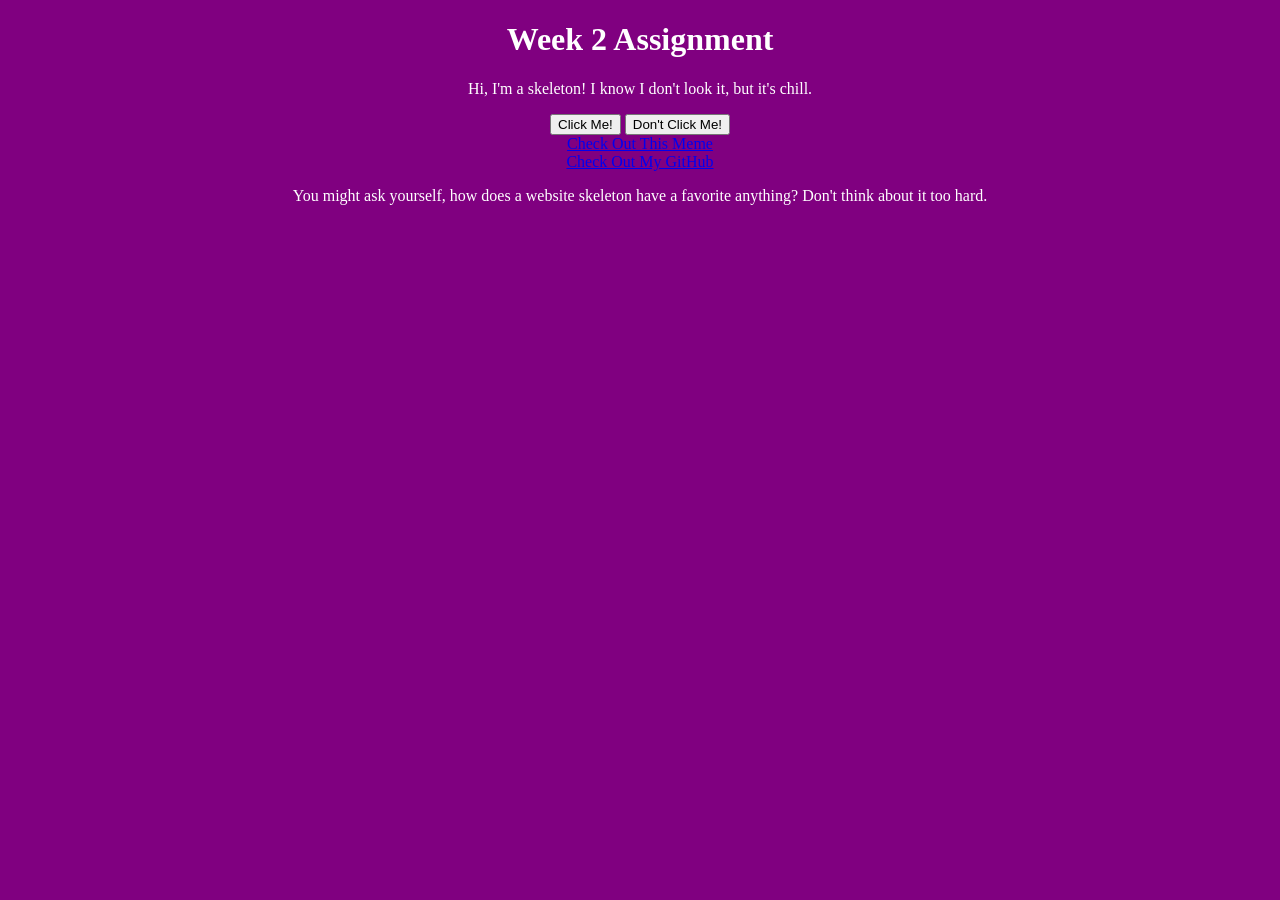
<file: Week2/index.html>
<!DOCTYPE html>
<html lang="en">
<head>
    <meta charset="UTF-8">
    <title>Week 2 Assignment</title>
</head>

<body style="background-color: purple; color: white; text-align: center;">

    <h1>Week 2 Assignment</h1>

    <p>Hi, I'm a skeleton! I know I don't look it, but it's chill.</p>

    <!-- Parent Element 1 (Class) -->
    <section class="button-group">
        <button id="btn1" onclick="alert('Nice 😎')">Click Me!</button>
        <button id="btn2" onclick="alert('Why would you click that...')">Don't Click Me!</button>
    </section>

    <!-- Parent Element 2 (Class) -->
    <div class="link-group">
        <a id="link1" href="https://www.youtube.com/watch?v=rb8z2BMrd60">
            Check Out This Meme
        </a>
        <br>
        <a id="link2" href="https://github.com/Cgivanov/cgivanov.github.io">
            Check Out My GitHub
        </a>
    </div>

    <p>
        You might ask yourself, how does a website skeleton have a favorite anything?
        Don't think about it too hard.
    </p>

</body>
</html>
</file>
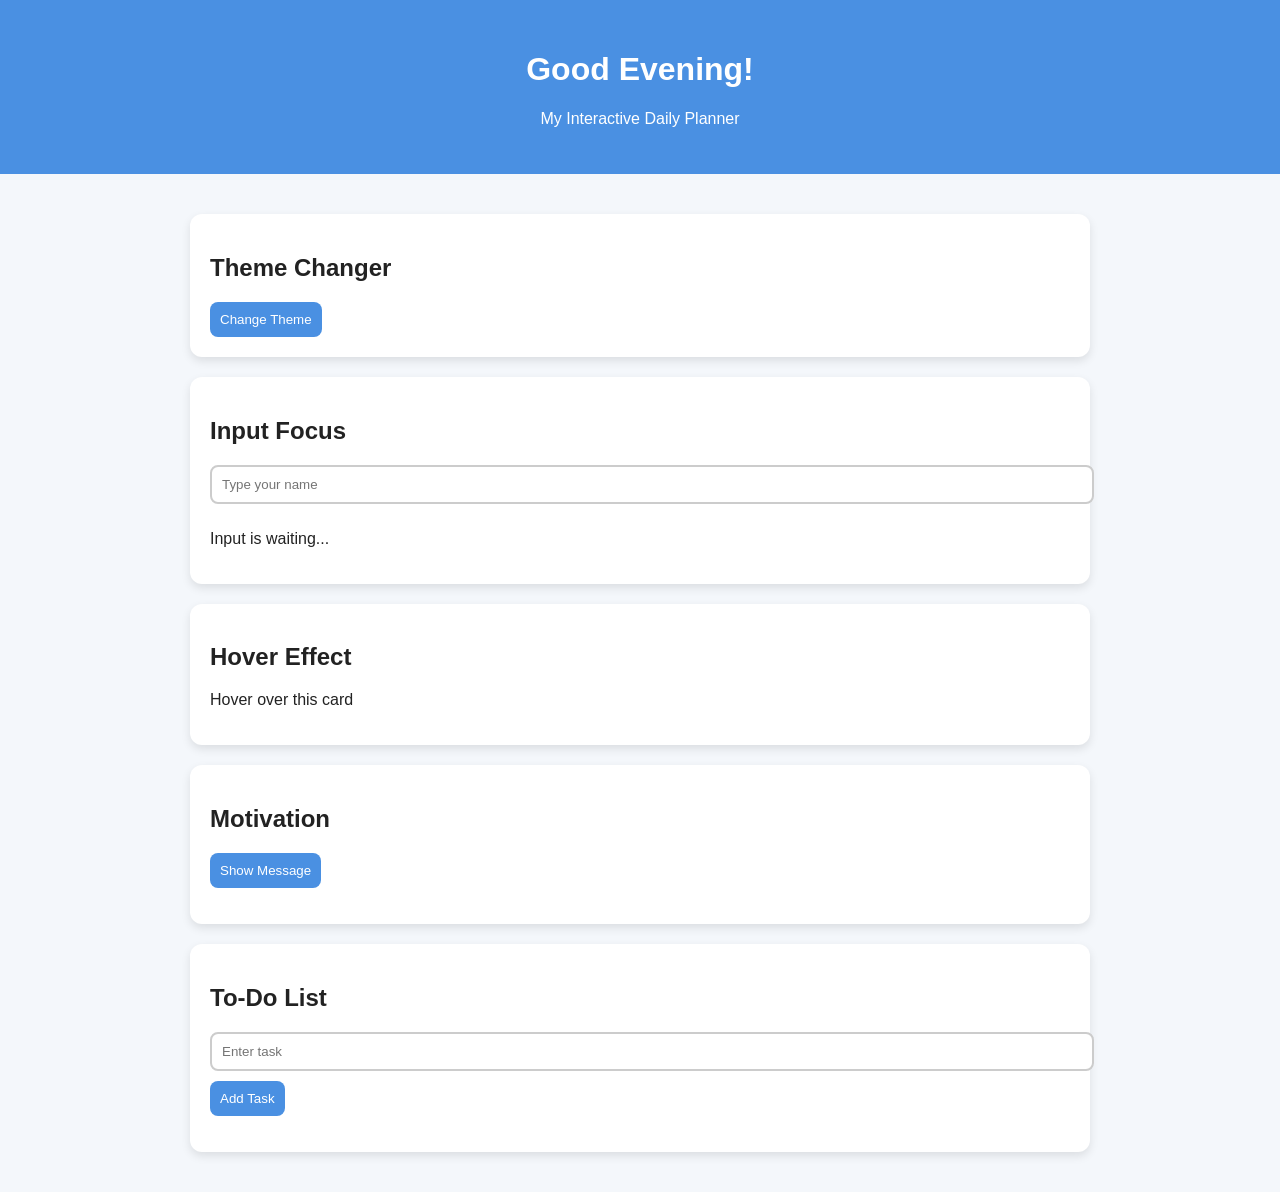
<file: Week6/index.html>
<!DOCTYPE html>
<html lang="en">
<head>
  <meta charset="UTF-8">
  <meta name="viewport" content="width=device-width, initial-scale=1.0">
  <title>Interactive Planner</title>

  <!-- Link CSS -->
  <link rel="stylesheet" href="styles.css">
</head>
<body>

  <header>
    <h1 id="greeting">Welcome!</h1>
    <p>My Interactive Daily Planner</p>
  </header>

  <main class="container">

    <!-- Interaction 1 -->
    <section class="card">
      <h2>Theme Changer</h2>
      <button id="themeBtn">Change Theme</button>
    </section>

    <!-- Interaction 2 -->
    <section class="card">
      <h2>Input Focus</h2>
      <input type="text" id="nameInput" placeholder="Type your name">
      <p id="inputMessage">Input is waiting...</p>
    </section>

    <!-- Interaction 3 -->
    <section class="card" id="hoverCard">
      <h2>Hover Effect</h2>
      <p>Hover over this card</p>
    </section>

    <!-- Interaction 4 -->
    <section class="card">
      <h2>Motivation</h2>
      <button id="messageBtn">Show Message</button>
      <p id="messageText"></p>
    </section>

    <!-- Interaction 5 -->
    <section class="card">
      <h2>To-Do List</h2>
      <input type="text" id="taskInput" placeholder="Enter task">
      <button id="addTaskBtn">Add Task</button>
      <ul id="taskList"></ul>
    </section>

  </main>

  <!-- Link JS -->
  <script src="script.js"></script>
</body>
</html>
</file>
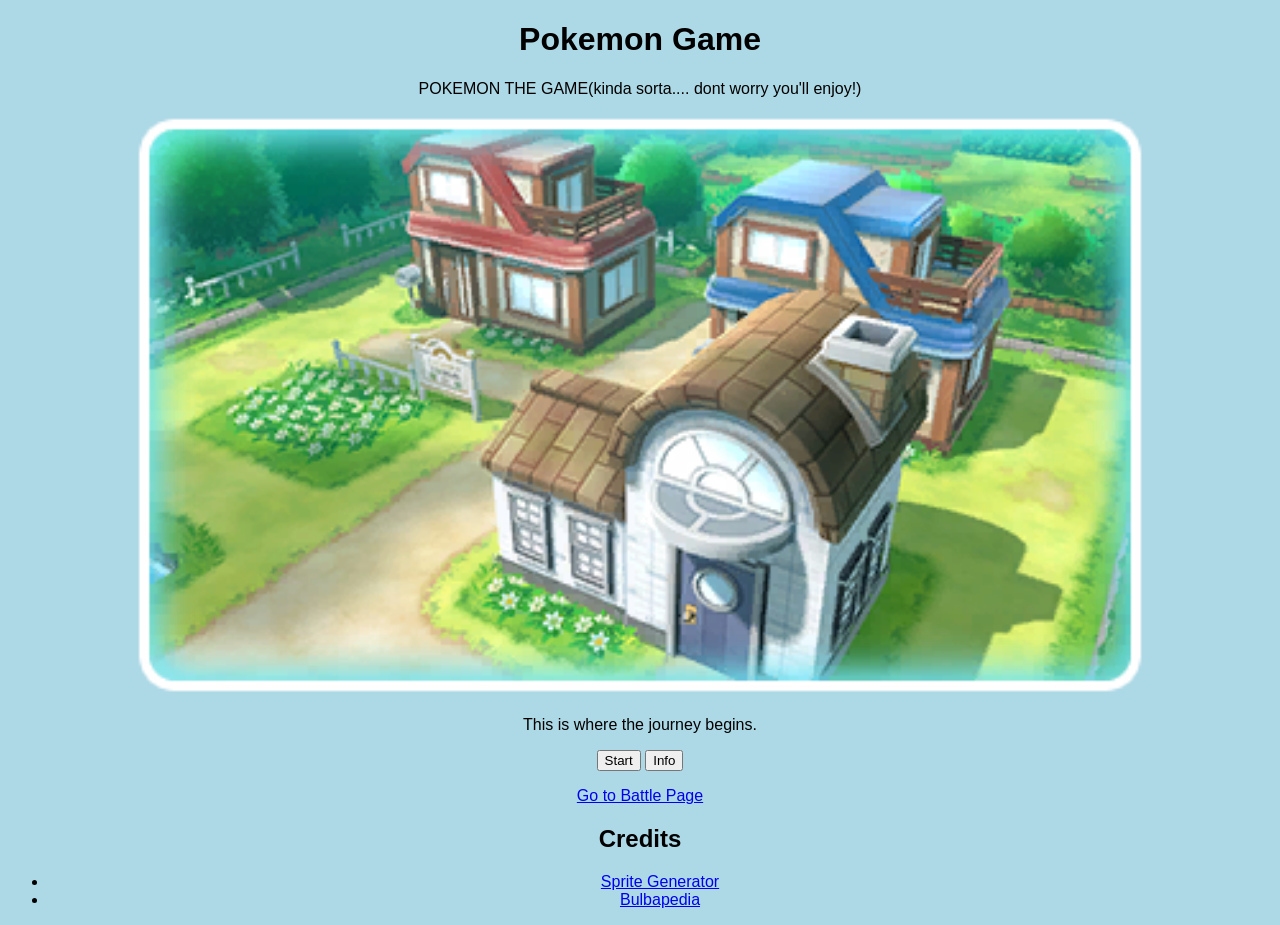
<file: Week2/Our first game/index.html>
<!DOCTYPE html>
<html lang="en">
<head>
    <meta charset="UTF-8">
    <meta name="viewport" content="width=device-width, initial-scale=1.0">
    <title>Pokemon Game</title>
</head>
<body style="background-color: lightblue; font-family: Arial; text-align: center;">

    <h1>Pokemon Game</h1>
    <p>POKEMON THE GAME(kinda sorta.... dont worry you'll enjoy!)
</p>

    <!-- first class -->
    <section class="top-area">
        <img id="town-img" src="./pics/Pallet_Town_PE.png" alt="Pallet Town" style="width: 80%;">
        <p id="intro-text">This is where the journey begins.</p>
    </section>

    <!-- second class -->
    <section class="menu-area">
        <button id="start-btn">Start</button>
        <button id="info-btn">Info</button>
        <p id="game-link">
            <a href="./game.html">Go to Battle Page</a>
        </p>
    </section>

    <h2>Credits</h2>
    <ul>
        <li><a href="https://www.dragonflycave.com/resources/sprite-generator/">Sprite Generator</a></li>
        <li><a href="https://bulbapedia.bulbagarden.net/wiki/Main_Page">Bulbapedia</a></li>
    </ul>

</body>
</html>
</file>
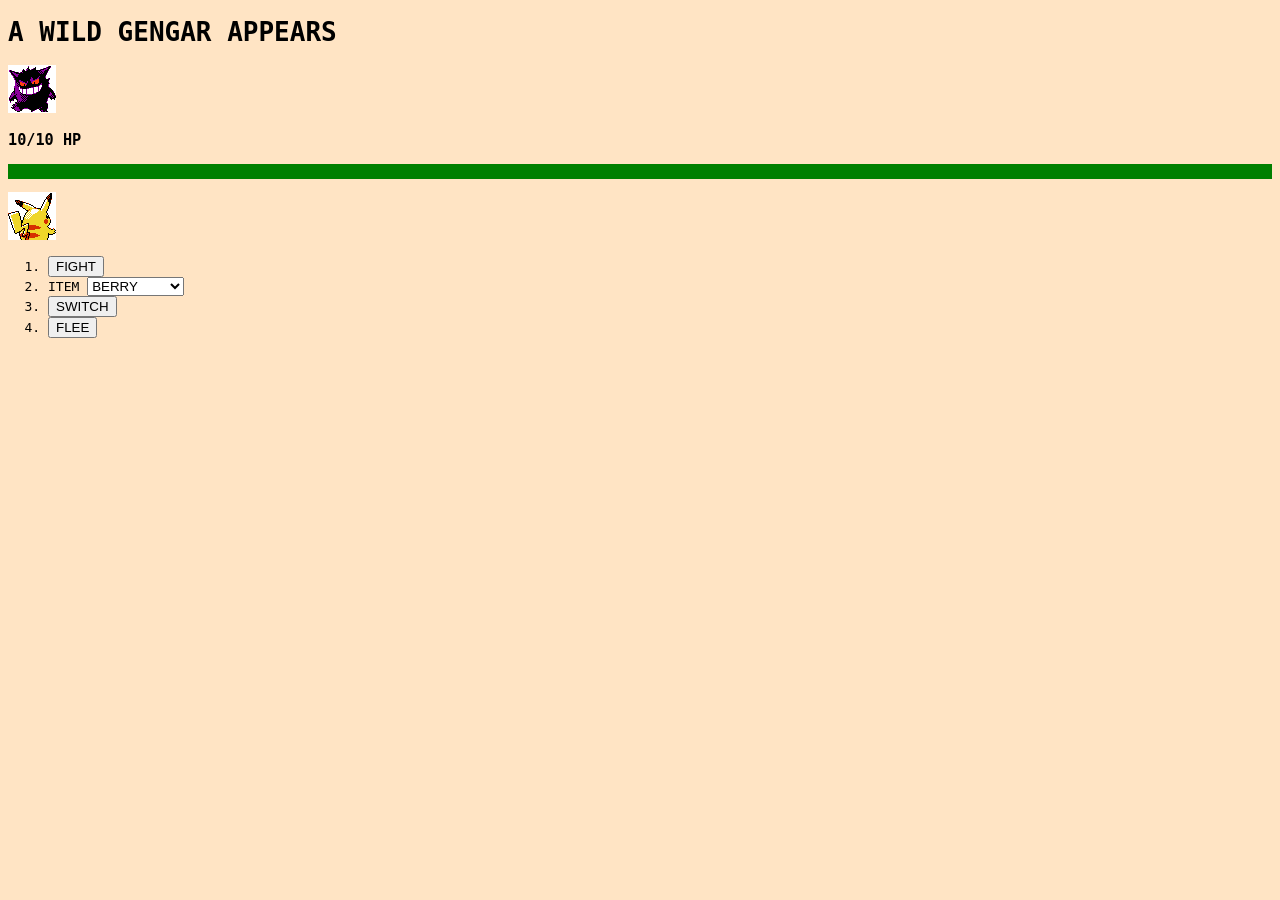
<file: Week2/Our first game/game.html>
<!DOCTYPE html>
<html>
<head>
    <title>... WEBPAGE WANTS TO BATTLE!</title>
</head>
<body class="battle" style="background-color: bisque; font-family: monospace;">

    <h1 id="gengar">A WILD GENGAR APPEARS</h1>

    <section class="gengar">
        <img src="./pics/gengar.png" alt="Gengar">
        <h3>10/10 HP</h3>
    </section>

    <div style="background-color: green;">
        <p>&nbsp;</p>
    </div>

    <section class="pikachu">
        <img src="./pics/pikachu-back.png" alt="Pikachu">

        <ol>
            <li><button>FIGHT</button></li>
            <li>
                <label id="item" for="item-select">ITEM</label>
                <select id="item-select">
                    <option value="berries">BERRY</option>
                    <option value="lemonade">LEMONADE</option>
                </select>
            </li>
            <li><button>SWITCH</button></li>
            <li><button>FLEE</button></li>
        </ol>
    </section>

</body>
</html>
</file>
<file: Week6/styles.css>
body {
  font-family: Arial, sans-serif;
  margin: 0;
  background: #f4f7fb;
  color: #222;
  transition: 0.3s;
}

header {
  background: #4a90e2;
  color: white;
  text-align: center;
  padding: 30px;
}

.container {
  max-width: 900px;
  margin: 20px auto;
  display: grid;
  gap: 20px;
  padding: 20px;
}

.card {
  background: white;
  padding: 20px;
  border-radius: 12px;
  box-shadow: 0 4px 10px rgba(0,0,0,0.1);
  transition: 0.3s;
}

button {
  background: #4a90e2;
  color: white;
  border: none;
  padding: 10px;
  border-radius: 8px;
  cursor: pointer;
}

button:hover {
  background: #357abd;
}

input {
  padding: 10px;
  border-radius: 8px;
  border: 2px solid #ccc;
  margin-bottom: 10px;
  width: 100%;
}

.dark-mode {
  background: #1f2937;
  color: white;
}

.dark-mode .card {
  background: #374151;
}

.highlight {
  border: 2px solid #4a90e2;
}

.hovered {
  background: #eaf4ff;
  transform: scale(1.03);
}
</file>
